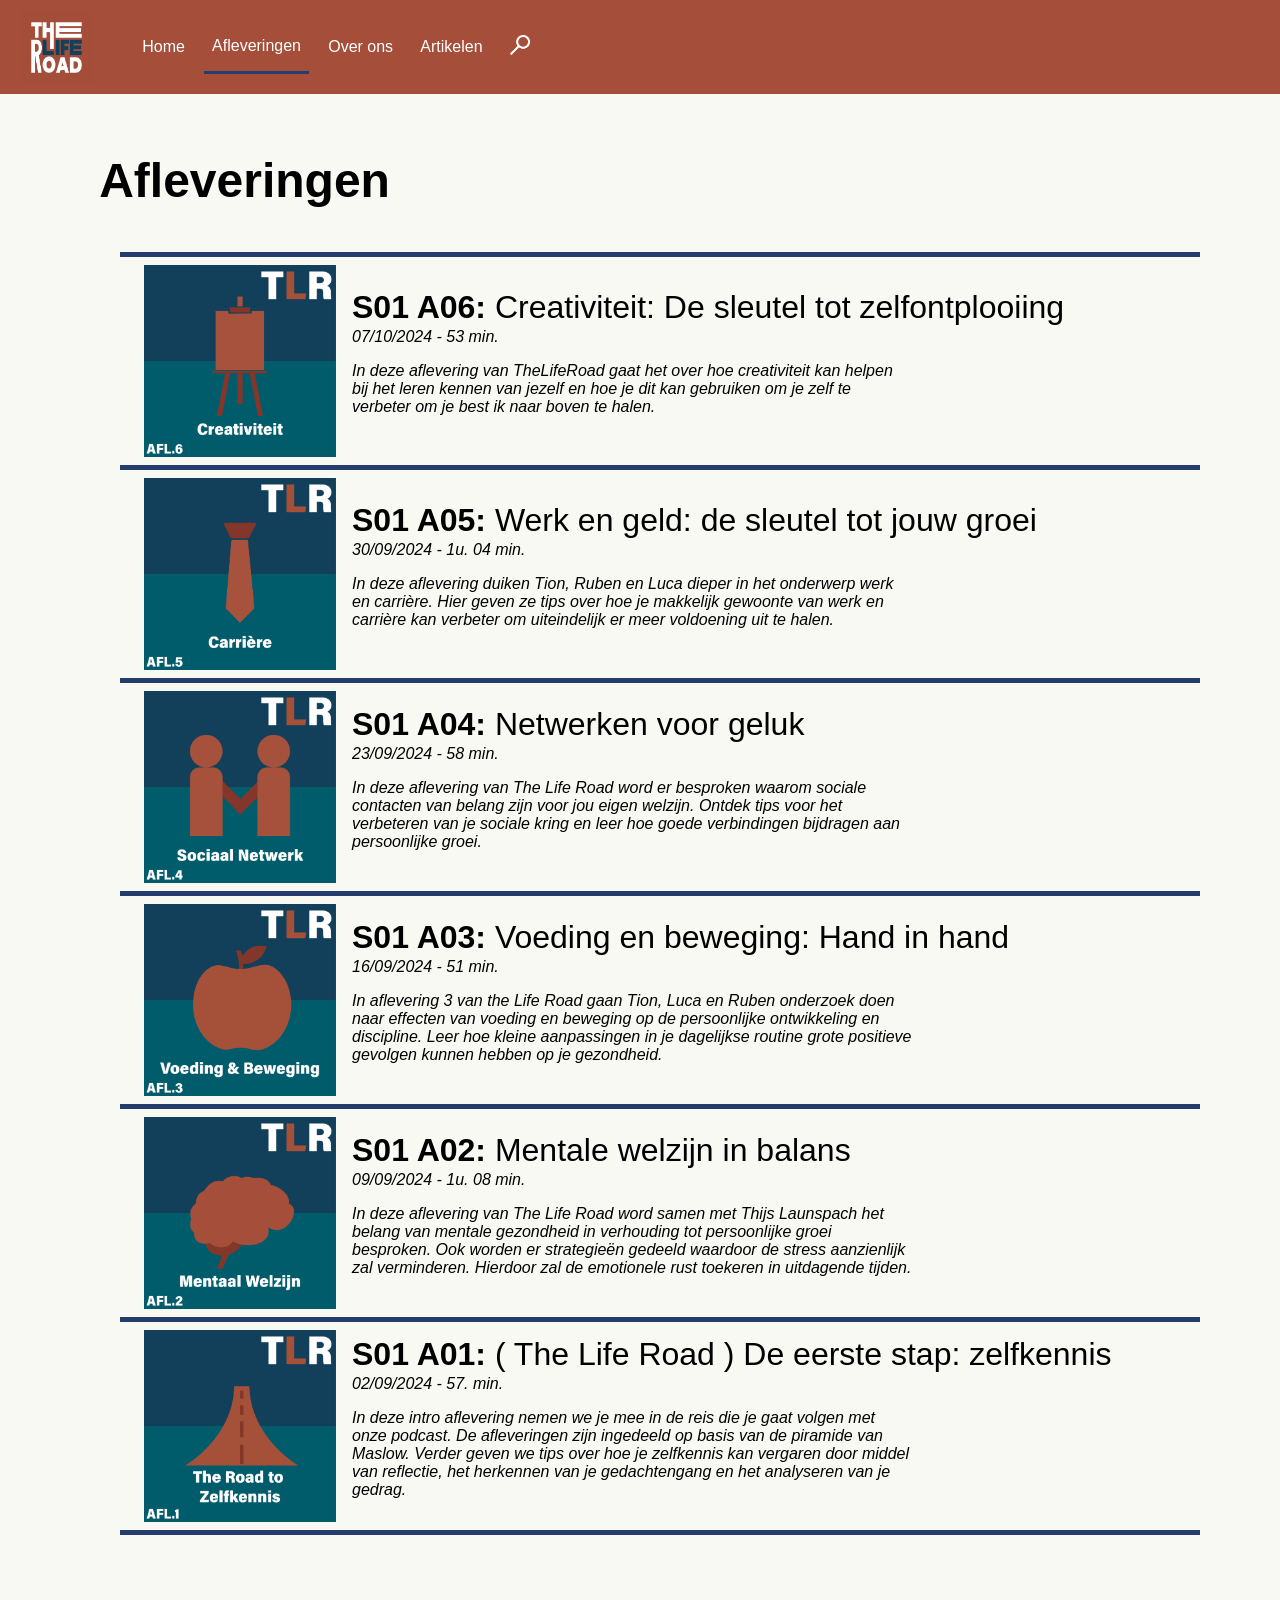
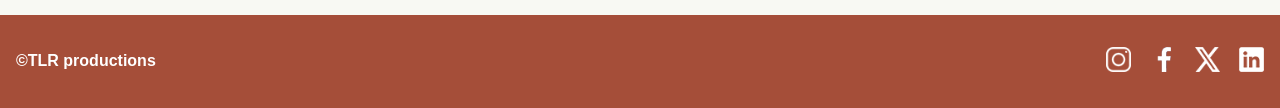
<file: intel/indexafleveringen.html>
<!DOCTYPE html>
<html lang="nl">

<head>
    <meta charset="UTF-8">
    <meta name="viewport" content="width=device-width, initial-scale=1.0">
    <title>The Life Road | Afleveringen</title>
    <link rel="stylesheet" href="style.css">
    <link rel="icon" type="image/x-icon" href="images/The_Life_Road_Logo1.3.png">
</head>
<body>
    <header>
        <nav>
            <img src="images/The_Life_Road_Logo1.3.png" title="tering lijpe potcast" alt="Dit hoort een logo te zijn">
            <ul>
                <li><a href="index.html">Home</a></li>
                <li class="active"><a href="indexafleveringen.html">Afleveringen</a></li> 
                <li><a href="indexoverons.html">Over ons</a></li>
                <li><a href="#">Artikelen</a></li>
                <li><a href="#"><img src="images/searchbar.png" title="search loop" alt="loopvector"></a></li>
            </ul>
        </nav>
    </header>
         <main>
            <h2>Afleveringen</h2>
            <ol>
            <li>
                <img src="images/TLRThumbnail6@2x.png" title="Aflevering 6" alt="Dit is aflevering 6">
                <section>
                    <h3><strong> S01 A06:</strong> Creativiteit: De sleutel tot zelfontplooiing</h3>
                    <p class="datentime">07/10/2024 - 53 min.</p>
                    <p>In deze aflevering van TheLifeRoad gaat het over hoe creativiteit kan helpen bij het leren kennen van jezelf en hoe je dit kan gebruiken om je zelf te verbeter om je best ik naar boven te halen.</p>
                </section>
            </li>

            <li>
                <img src="images/TLRThumbnail5@2x.png" title="Aflevering 5" alt="Dit is aflevering 4">
                <section>
                    <h3><strong> S01 A05:</strong> Werk en geld: de sleutel tot jouw groei</h3>
                    <p class="datentime">30/09/2024 - 1u. 04 min.</p>
                    <p>In deze aflevering duiken Tion, Ruben en Luca dieper in het onderwerp werk en carrière. Hier geven ze tips over hoe je makkelijk gewoonte van werk en carrière kan verbeter om uiteindelijk er meer voldoening uit te halen.</p>
                </section>
            </li>

            <li>
                <img src="images/TLRThumbnail4@2x.png" title="Aflevering 4" alt="Dit is aflevering 4">
                <section>
                    <h3><strong> S01 A04:</strong> Netwerken voor geluk</h3>
                    <p class="datentime">23/09/2024 - 58 min.</p>
                    <p>In deze aflevering van The Life Road word er besproken waarom sociale contacten van belang zijn voor jou eigen welzijn. Ontdek tips voor het verbeteren van je sociale kring en leer hoe goede verbindingen bijdragen aan persoonlijke groei.</p>
                </section>
            </li>

            <li>
                <img src="images/TLRThumbnail3@2x.png" title="Aflevering 3" alt="Dit is aflevering 3">
                <section>
                    <h3><strong> S01 A03:</strong> Voeding en beweging: Hand in hand</h3>
                    <p class="datentime">16/09/2024 - 51 min.</p>
                    <p>In aflevering 3 van the Life Road gaan Tion, Luca en Ruben onderzoek doen naar effecten van voeding en beweging op de persoonlijke ontwikkeling en discipline. Leer hoe kleine aanpassingen in je dagelijkse routine grote positieve gevolgen kunnen hebben op je gezondheid.</p>
                </section>
            </li>

            <li>
                <img src="images/TLRThumbnail2@2x.png" title="Aflevering 2" alt="Dit is aflevering 2">
                <section>
                    <h3><strong> S01 A02:</strong> Mentale welzijn in balans</h3>
                    <p class="datentime">09/09/2024 - 1u. 08 min.</p>
                    <p>In deze aflevering van The Life Road word samen met Thijs Launspach het belang van mentale gezondheid in verhouding tot persoonlijke groei besproken. Ook worden er strategieën gedeeld waardoor de stress aanzienlijk zal verminderen. Hierdoor zal de emotionele rust toekeren in uitdagende tijden.</p>
                </section>
            </li>

            <li class="laatste">
                <img src="images/TLRThumbnail1@2x.png" title="Aflevering 1" alt="Dit is aflevering 1">
                <section>
                    <h3><strong> S01 A01:</strong> ( The Life Road ) De eerste stap: zelfkennis</h3>
                    <p class="datentime">02/09/2024 - 57. min.</p>
                    <p>In deze intro aflevering nemen we je mee in de reis die je gaat volgen met onze podcast. De afleveringen zijn ingedeeld op basis van de piramide van Maslow. Verder geven we tips over hoe je zelfkennis kan vergaren door middel van reflectie, het herkennen van je gedachtengang en het analyseren van je gedrag.</p>
                </section>
            </li>
            </ol>
</main>

<footer>
    <p><strong>©TLR productions</strong></p>
    <ul>
        <li><a href="#"><img src="images/Instagramlogo.png" title="InstaTLR" alt="Dit hoort een logo te zijn van onze Insta"></a></li>
        <li><a href="#"><img src="images/Facebooklogo.png" title="FacebookTLR" alt="Dit hoort een logo te zijn van onze Facebook"></a></li>
        <li><a href="#"><img src="images/Twitterlogo.png" title="XTLR" alt="Dit hoort een logo te zijn van ons Twitter account"></a></li>
        <li><a href="#"><img src="images/linkedin.png" title="LinkedinTLR" alt="Dit hoort een logo te zijn van ons Linkedin"></a></li>
    </ul>
</footer>

</body>
</html>
</file>
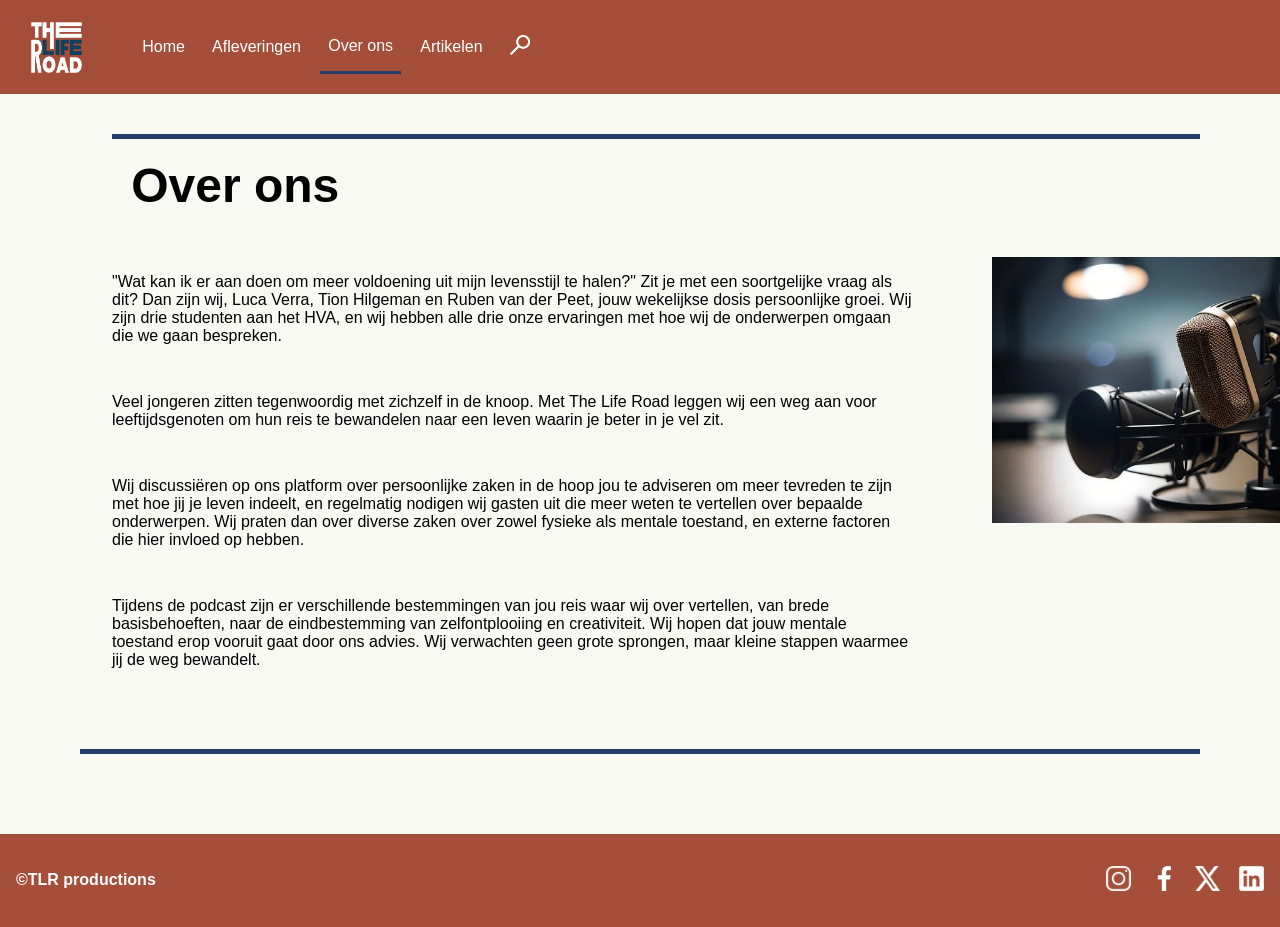
<file: intel/indexoverons.html>
<!DOCTYPE html>
<html lang="nl">

<head>
    <meta charset="UTF-8">
    <meta name="viewport" content="width=device-width, initial-scale=1.0">
    <title>The Life Road | Over Ons</title>
    <link rel="stylesheet" href="style.css">
    <link rel="icon" type="image/x-icon" href="images/The_Life_Road_Logo1.3.png">
</head>
<body>
    <header>
        <nav>
            <img src="images/The_Life_Road_Logo1.3.png" title="tering lijpe potcast" alt="Dit hoort een logo te zijn">
            <ul>
                <li><a href="index.html">Home</a></li>
                <li><a href="indexafleveringen.html">Afleveringen</a></li> 
                <li class="active"><a href="indexoverons.html">Over ons</a></li>
                <li><a href="#">Artikelen</a></li>
                <li><a href="#"><img src="images/searchbar.png" title="search loop" alt="loopvector"></a></li>
            </ul>
        </nav>
    </header>

<main class="welstreep">
    <h2 class="streep">Over ons</h2>
    <section class="overonspaginatekst">
        <article>
        <p class="overons">"Wat kan ik er aan doen om meer voldoening uit mijn levensstijl te halen?" Zit je met een soortgelijke vraag als dit? Dan zijn wij, Luca Verra, Tion Hilgeman en Ruben van der Peet, jouw wekelijkse dosis persoonlijke groei.
            Wij zijn drie studenten aan het HVA, en wij hebben alle drie onze ervaringen met hoe wij de onderwerpen omgaan die we gaan bespreken.</p>
            
        <p class="overons">  Veel jongeren zitten tegenwoordig met zichzelf in de knoop.
            Met The Life Road leggen wij een weg aan voor leeftijdsgenoten om hun reis te bewandelen naar een leven waarin je beter in je vel zit.</p>  
            
        <p class="overons">Wij discussiëren op ons platform over persoonlijke zaken in de hoop jou te adviseren om meer tevreden te zijn met hoe jij je leven indeelt, en regelmatig nodigen wij gasten uit die meer weten te vertellen over bepaalde onderwerpen.
            Wij praten dan over diverse zaken over zowel fysieke als mentale toestand, en externe factoren die hier invloed op hebben.</p>  
            
        <p class="overons">Tijdens de podcast zijn er verschillende bestemmingen van jou reis waar wij over vertellen, van brede basisbehoeften,
            naar de eindbestemming van zelfontplooiing en creativiteit. Wij hopen dat jouw mentale toestand erop vooruit gaat door ons advies. Wij verwachten geen grote sprongen, maar kleine stappen waarmee jij de weg bewandelt.</p>
        </article>
        <aside><img src="images/podcast-7876792_640.webp" title="Podcastmic" alt="podcastapparatuur"></aside>
    </section>
</main>

<footer>
    <p><strong>©TLR productions</strong></p>
    <ul>
        <li><a href="#"><img src="images/Instagramlogo.png" title="InstaTLR" alt="Dit hoort een logo te zijn van onze Insta"></a></li>
        <li><a href="#"><img src="images/Facebooklogo.png" title="FacebookTLR" alt="Dit hoort een logo te zijn van onze Facebook"></a></li>
        <li><a href="#"><img src="images/Twitterlogo.png" title="XTLR" alt="Dit hoort een logo te zijn van ons Twitter account"></a></li>
        <li><a href="#"><img src="images/linkedin.png" title="LinkedinTLR" alt="Dit hoort een logo te zijn van ons Linkedin"></a></li>
    </ul>
</footer>
        
</body>
</html>
</file>
<file: intel/style.css>
/*algemeen*/
body {
    background-color: #F8F9F3;
    font-family: 'Segoe UI', Tahoma, Geneva, Verdana, sans-serif;
    margin: 0;
}

main {
    margin-left: 5em;
    margin-right: 5em;
}

/*heading en header*/
h1 {
    font-family:Helvetica, sans-serif;
    font-size: 4em;
    font-style: italic;
    text-align:left;
    padding: 0.5em 0.05em;
    padding-bottom: 0em;
    margin-top: 1em;
    margin-bottom: 0.1em;
    border-top: 5px solid #253D6C;

}

h2 {
    font-size: 3em;
    text-align:left;
    padding: 0.4em;
    margin-bottom: 0.5em;
}

h4 {
    font-weight: 200;
    font-size: 2em;
    margin: 0em 0em;
    padding-left: 0.2em;
    font-style: italic;
}

header {
    background-color: white;
}

header a {
    color: white;
}

/*nav bar*/
nav {
    display: flex;
    align-items: center;
    background-color: #a54e39;
    border-radius: 0%;
    padding: 0.2em 0.2em;
    font-family: 'Franklin Gothic Medium', 'Arial Narrow', Arial, sans-serif;
}

nav ul {
    display: flex;
    flex-wrap: nowrap;
    flex-direction: row;
    justify-content: flex-start;
    gap: 0.7em;
    align-items: center;
    list-style-type: none;
}

nav a {
    text-decoration: none;
    padding: 0em 0.5em;    
    transition:all 0.3s ease ;
}

nav li{
    padding-bottom: 1em;
    padding-top: 1em;
}

nav li:last-child{
    al
    padding-bottom: 1em;
    padding-top: 1em;
}

nav li img {
    height: 20px;
    width: 20px;
}

nav a:hover {
    background-color: white;
    color: #a54e39;
    padding: 0.9em 0.5em;
    border-radius: 0.3em;
}

nav a:focus {
    color: #253D6C;
}

nav>img {
   width: 75px;
   margin-left: 1em;
}

/*classes*/
.uitleg {
    font-size: 1.7em;
    display: flex;
    flex-flow: column wrap;
    width: 27em;
    margin-top: 0em;
    margin-bottom: 2em;
}

.nieuwsbrief {
    border-radius: 0.5em;
    font-weight: 600;
    margin-right: 2em;
}

.streep {
    border-top: 5px solid #253D6C;
}

.overons {
     display: flex;
    flex-flow: column wrap;
    width: 50em;
    margin-bottom: 2em;
    margin-right: 5em;
}

.overonspaginatekst {
    display: flex;
    align-items: flex-start;
    justify-content: flex-start;
    flex-wrap: nowrap;
    padding-bottom: 3em;
}

.active {
    color: #253D6C;
    border-bottom: 3px solid #253D6C;
}

.welstreep {
    padding-left: 2em;
    justify-content: space-between;
    border-bottom: 5px solid #253D6C;
    margin-bottom: 2.5em;
}

.laatste{
    border-bottom: 5px solid #253D6C;
}

.afleveringluisteren {
    font-size: 1.1em;
}

/*buttons*/
p a img {
    width: 25px;
    transition: all 0.3s ease;
}

p a img:hover {
    transform: translate(y) 1em;
}

p > a {
    font-size: 1.5em;
    text-decoration: none;
    padding: 0.5em 0.75em;    
    transition:all 0.3s ease ;
    background-color: #005C6B;;
    color: white;
    border-radius: 5em;
    margin-right: 1em;
    margin-top: 3em;
}

p > a:hover {
    padding-top: 1em;
    padding-bottom: 1em;
    border-radius: 0.5em;
    background-color: #253D6C;
}

aside img{
    width: 25em;
    padding-right: 2em;
}

main > section {
    display: flex;
    align-items: center;
    flex-wrap: nowrap;
    justify-content: space-between;
    padding-bottom: 3em;
}

article {
    display: flex;
    flex-direction: column;
}

/*voor afleveringen*/

main li {
    display: flex;
    align-items: center;
    list-style-type: none; 
    border-top: 5px solid #253D6C;
}

main li img{
    margin-top: 0.5em;
    margin-bottom: 0.5em;
    padding-left: 1.5em;
    width: 12em;
    height: 12em;
    transition:all 0.3s ease;

}

main li img:hover {
    scale: 15em;
}

li h3 {
    font-weight: 300;
    font-size: 2em;
    margin-top: 0em;
    margin-bottom: 0em;
    padding-left: 0.5em;
}

li p {
    font-style: italic;
    display: flex;
    flex-flow: column wrap;
    width: 35em;
    margin-top: 0.1em;
    padding-left: 1em;
}

/*footer*/

footer {
    display: flex;
    align-items: center;
    margin-top: 5em;
    font-size: 1em;
    background-color: #a54e39;
    color: white;
    text-align: left;
    padding-left: 5em;
    padding: 1em;
}

footer ul {
    display: flex;
    align-items: center;
    flex-direction: row;
    justify-content: flex-start;
    gap: 1.2em;
    align-items: center;
    margin-left: auto;
    list-style-type: none;
}

footer {
    display: flex;
    align-items: center;
}

footer img {
    height: 25px;
}
</file>
